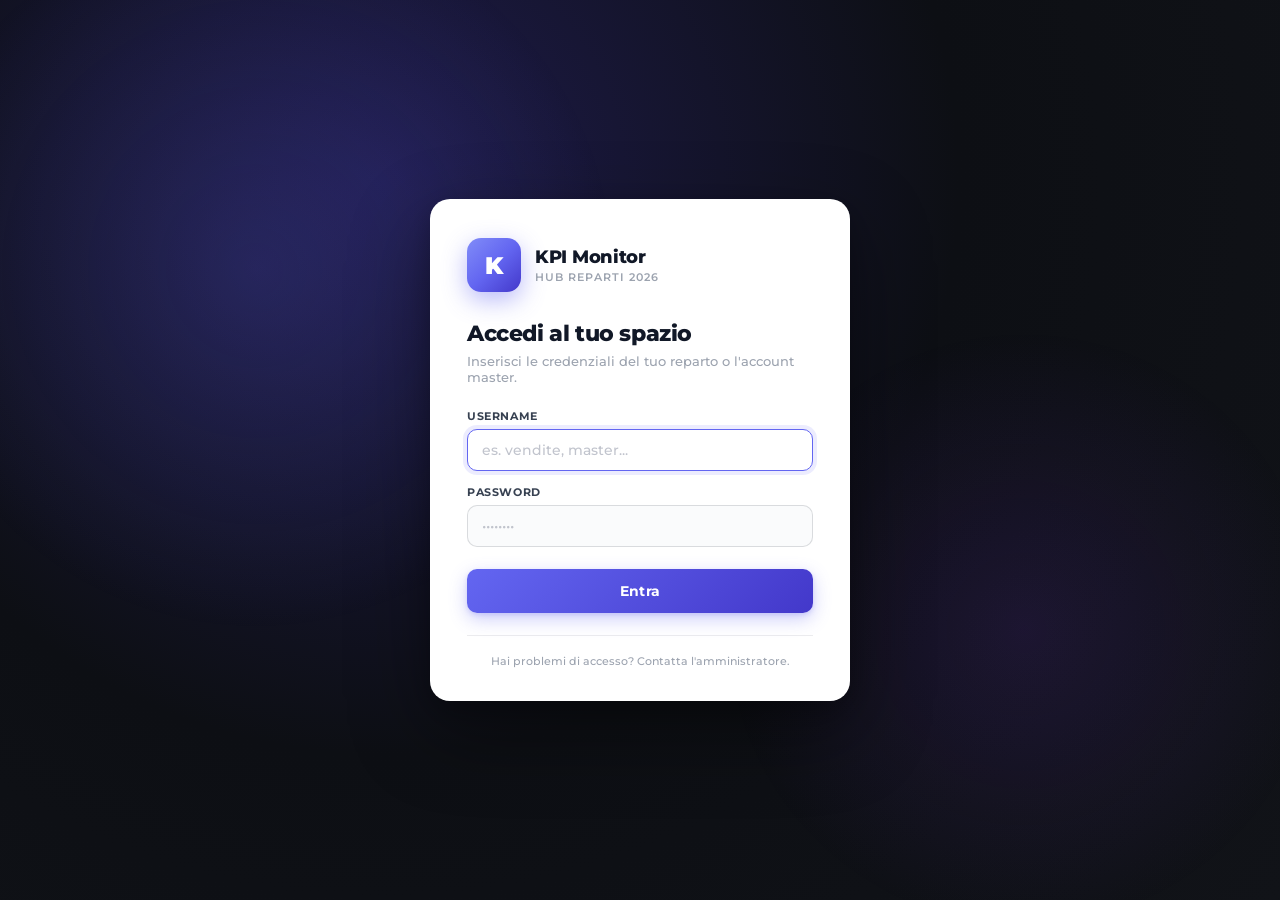
<file: kpi-hub/index.html>
<!DOCTYPE html>
<html lang="it">
<head>
<meta charset="UTF-8">
<title>KPI Monitor</title>
<meta http-equiv="refresh" content="0;url=login.html">
<script src="config/users.js"></script>
<script src="config/reparti.js"></script>
<script src="assets/js/auth.js"></script>
<script>
// Redirect intelligente: se sono già loggato, vado direttamente alla mia destinazione
(function(){
  const s = AUTH.current();
  if (!s) { window.location.replace('login.html'); return; }
  if (s.role === 'master') {
    window.location.replace('hub.html');
  } else {
    const r = (window.REPARTI || []).find(x => x.slug === s.reparto);
    window.location.replace(r && r.file ? r.file : 'login.html');
  }
})();
</script>
</head>
<body>
<p style="font-family:system-ui;padding:20px;color:#666">Reindirizzamento in corso… <a href="login.html">Vai al login</a></p>
</body>
</html>
</file>
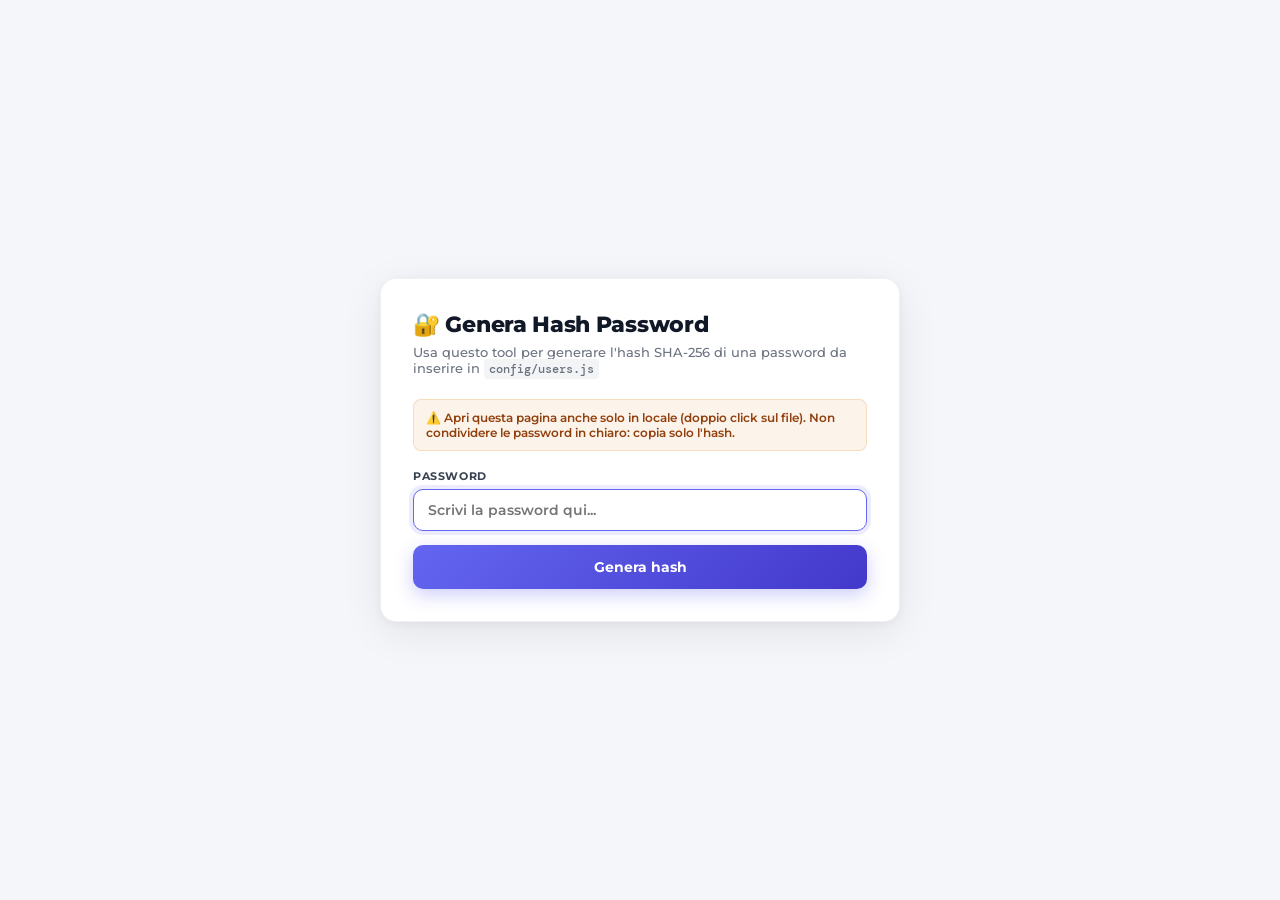
<file: kpi-hub/genera-hash.html>
<!DOCTYPE html>
<html lang="it">
<head>
<meta charset="UTF-8">
<meta name="viewport" content="width=device-width,initial-scale=1.0">
<title>Genera Hash Password</title>
<link href="https://fonts.googleapis.com/css2?family=Montserrat:wght@400;600;700;800;900&family=DM+Mono&display=swap" rel="stylesheet">
<style>
*{box-sizing:border-box;margin:0;padding:0;}
body{font-family:'Montserrat',sans-serif;background:#f5f6fa;min-height:100vh;
  display:flex;align-items:center;justify-content:center;padding:20px;color:#111827;}
.card{background:#fff;border-radius:16px;padding:32px;width:100%;max-width:520px;
  box-shadow:0 10px 40px rgba(0,0,0,.08),0 2px 8px rgba(0,0,0,.04);
  border:1px solid rgba(17,24,39,.06);}
h1{font-size:22px;font-weight:800;margin-bottom:6px;letter-spacing:-.3px;}
.sub{color:#6b7280;font-size:13px;margin-bottom:22px;font-weight:500;}
.field{margin-bottom:14px;}
label{display:block;font-size:11px;font-weight:700;text-transform:uppercase;
  letter-spacing:.6px;color:#374151;margin-bottom:6px;}
input{width:100%;font-family:inherit;font-size:14px;font-weight:600;
  padding:11px 14px;border:1.5px solid rgba(17,24,39,.14);border-radius:10px;
  background:#fafbfc;outline:none;transition:border-color .15s,box-shadow .15s;}
input:focus{border-color:#6366f1;box-shadow:0 0 0 4px rgba(99,102,241,.12);background:#fff;}
button{width:100%;font-family:inherit;font-size:14px;font-weight:700;padding:13px;
  border:none;border-radius:10px;cursor:pointer;
  background:linear-gradient(135deg,#6366f1,#4338ca);color:#fff;
  box-shadow:0 6px 18px rgba(99,102,241,.32);transition:transform .12s;}
button:hover{transform:translateY(-1px);}
.result{margin-top:20px;padding:16px;background:#0d0f14;border-radius:10px;
  font-family:'DM Mono',monospace;font-size:12.5px;color:#a5b4fc;
  word-break:break-all;line-height:1.5;display:none;}
.result.show{display:block;}
.result-lbl{color:#6b7280;font-size:10px;font-weight:700;text-transform:uppercase;
  letter-spacing:.5px;margin-bottom:6px;font-family:'Montserrat',sans-serif;}
.copy-hint{font-size:11px;color:#9ca3af;margin-top:10px;font-style:italic;}
.snippet{margin-top:14px;padding:14px;background:#fff;border:1px dashed #6366f1;border-radius:8px;
  font-family:'DM Mono',monospace;font-size:11px;color:#374151;line-height:1.5;display:none;
  white-space:pre-wrap;word-break:break-all;}
.snippet.show{display:block;}
.copy-btn{background:none;border:1px solid #6366f1;color:#6366f1;
  padding:5px 10px;font-size:11px;border-radius:6px;cursor:pointer;
  width:auto;font-weight:700;box-shadow:none;margin-top:8px;}
.copy-btn:hover{background:#6366f1;color:#fff;transform:none;}
.warn{background:rgba(217,119,6,.08);border:1px solid rgba(217,119,6,.2);color:#92400e;
  padding:10px 12px;border-radius:8px;font-size:12px;font-weight:600;margin-bottom:18px;}
</style>
</head>
<body>

<div class="card">
  <h1>🔐 Genera Hash Password</h1>
  <p class="sub">Usa questo tool per generare l'hash SHA-256 di una password da inserire in <code style="background:#f3f4f6;padding:2px 5px;border-radius:4px;font-family:'DM Mono',monospace;font-size:12px">config/users.js</code></p>

  <div class="warn">⚠️ Apri questa pagina anche solo in locale (doppio click sul file). Non condividere le password in chiaro: copia solo l'hash.</div>

  <div class="field">
    <label>Password</label>
    <input type="text" id="pw" placeholder="Scrivi la password qui..." autofocus>
  </div>

  <button onclick="gen()">Genera hash</button>

  <div class="result" id="result">
    <div class="result-lbl">SHA-256 Hash:</div>
    <div id="hash"></div>
  </div>

  <div class="snippet" id="snippet"></div>
  <button class="copy-btn" id="copy-btn" style="display:none" onclick="copyHash()">📋 Copia hash</button>
</div>

<script>
async function sha256(str){
  const buf = new TextEncoder().encode(str);
  const h = await crypto.subtle.digest('SHA-256', buf);
  return Array.from(new Uint8Array(h)).map(b=>b.toString(16).padStart(2,'0')).join('');
}

async function gen(){
  const pw = document.getElementById('pw').value;
  if (!pw) { alert('Inserisci una password'); return; }
  const h = await sha256(pw);
  document.getElementById('hash').textContent = h;
  document.getElementById('result').classList.add('show');
  document.getElementById('copy-btn').style.display = 'inline-block';

  const snip = document.getElementById('snippet');
  snip.textContent =
    'passwordHash: \'' + h + '\',';
  snip.classList.add('show');
}

function copyHash(){
  const h = document.getElementById('hash').textContent;
  navigator.clipboard.writeText(h).then(()=>{
    const btn = document.getElementById('copy-btn');
    const orig = btn.textContent;
    btn.textContent = '✓ Copiato!';
    setTimeout(()=>btn.textContent = orig, 1500);
  });
}

document.getElementById('pw').addEventListener('keydown', e => {
  if (e.key === 'Enter') gen();
});
</script>

</body>
</html>
</file>
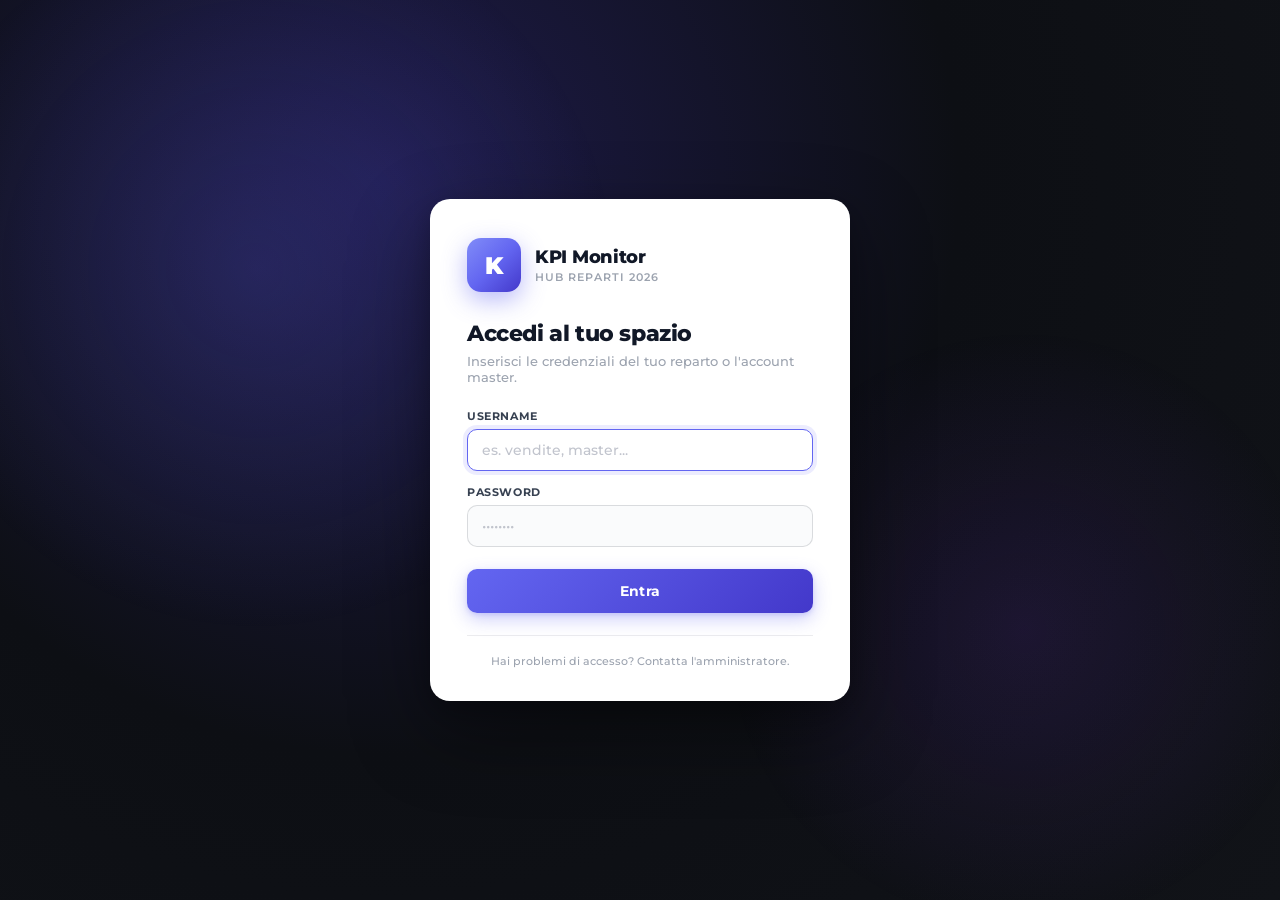
<file: kpi-hub/login.html>
<!DOCTYPE html>
<html lang="it">
<head>
<meta charset="UTF-8">
<meta name="viewport" content="width=device-width,initial-scale=1.0">
<title>KPI Monitor — Accesso</title>
<link href="https://fonts.googleapis.com/css2?family=Montserrat:wght@400;500;600;700;800;900&display=swap" rel="stylesheet">
<style>
*,*::before,*::after{box-sizing:border-box;margin:0;padding:0;}
:root{
  --indigo:#6366f1;--indigo2:#4f46e5;--indigo3:#4338ca;
  --bg1:#0d0f14;--bg2:#111318;
  --surf:#ffffff;--text:#111827;--text2:#374151;--text3:#9ca3af;
  --border:rgba(17,24,39,0.08);--border2:rgba(17,24,39,0.14);
  --red:#ef4444;--green:#16a34a;
}
html,body{height:100%;}
body{
  font-family:'Montserrat',system-ui,sans-serif;
  background:radial-gradient(circle at 30% 20%,#1e1b4b 0%,var(--bg1) 50%,var(--bg2) 100%);
  display:flex;align-items:center;justify-content:center;padding:20px;
  color:var(--text);
  -webkit-font-smoothing:antialiased;
}
/* Glow decorativo */
body::before{
  content:'';position:fixed;inset:0;pointer-events:none;
  background:
    radial-gradient(600px circle at 20% 30%,rgba(99,102,241,0.18),transparent 60%),
    radial-gradient(500px circle at 80% 70%,rgba(124,58,237,0.13),transparent 60%);
}
.card{
  position:relative;z-index:1;
  background:var(--surf);
  width:100%;max-width:420px;
  border-radius:20px;padding:38px 36px 32px;
  box-shadow:0 30px 80px rgba(0,0,0,0.4),0 8px 24px rgba(0,0,0,0.2);
  border:1px solid rgba(255,255,255,0.08);
}
.logo{
  display:flex;align-items:center;gap:14px;margin-bottom:28px;
}
.logo-mark{
  width:54px;height:54px;border-radius:14px;
  background:linear-gradient(135deg,#818cf8,var(--indigo),var(--indigo3));
  display:flex;align-items:center;justify-content:center;
  color:#fff;font-weight:900;font-size:24px;
  box-shadow:0 8px 24px rgba(99,102,241,0.45);
}
.logo-text h1{font-size:18px;font-weight:800;color:var(--text);letter-spacing:-.3px;}
.logo-text p{font-size:11px;color:var(--text3);font-weight:600;letter-spacing:1px;text-transform:uppercase;margin-top:2px;}

h2{font-size:22px;font-weight:800;margin-bottom:6px;letter-spacing:-.4px;}
.sub{color:var(--text3);font-size:13px;font-weight:500;margin-bottom:24px;}

.field{margin-bottom:14px;}
.field label{
  display:block;font-size:11px;font-weight:700;
  color:var(--text2);text-transform:uppercase;letter-spacing:.6px;
  margin-bottom:6px;
}
.field input{
  width:100%;font-family:inherit;font-size:14px;font-weight:600;
  padding:11px 14px;border:1.5px solid var(--border2);border-radius:10px;
  background:#fafbfc;color:var(--text);
  transition:border-color .15s,box-shadow .15s,background .15s;
  outline:none;
}
.field input:focus{
  border-color:var(--indigo);background:#fff;
  box-shadow:0 0 0 4px rgba(99,102,241,0.12);
}
.field input::placeholder{color:#c1c4cd;font-weight:500;}

.btn-login{
  width:100%;margin-top:8px;
  font-family:inherit;font-size:14px;font-weight:700;letter-spacing:.2px;
  padding:13px;border:none;border-radius:10px;cursor:pointer;
  background:linear-gradient(135deg,var(--indigo),var(--indigo3));
  color:#fff;
  box-shadow:0 6px 18px rgba(99,102,241,0.32),0 2px 4px rgba(99,102,241,0.18);
  transition:transform .12s,box-shadow .12s,opacity .12s;
}
.btn-login:hover:not(:disabled){transform:translateY(-1px);box-shadow:0 10px 26px rgba(99,102,241,0.42);}
.btn-login:active{transform:translateY(0);}
.btn-login:disabled{opacity:.55;cursor:not-allowed;}

.alert{
  padding:10px 14px;border-radius:10px;font-size:12.5px;font-weight:600;
  margin-bottom:14px;display:none;align-items:center;gap:8px;
}
.alert.show{display:flex;}
.alert-err{background:rgba(239,68,68,0.1);color:#b91c1c;border:1px solid rgba(239,68,68,0.25);}

.foot{
  margin-top:22px;padding-top:18px;border-top:1px solid var(--border);
  text-align:center;font-size:11px;color:var(--text3);font-weight:500;
}
.foot a{color:var(--indigo);text-decoration:none;font-weight:700;}
.foot a:hover{text-decoration:underline;}

.spin{display:inline-block;width:14px;height:14px;border:2px solid rgba(255,255,255,.35);border-top-color:#fff;border-radius:50%;animation:sp 0.7s linear infinite;vertical-align:-2px;margin-right:6px;}
@keyframes sp{to{transform:rotate(360deg);}}
</style>
</head>
<body>

<div class="card">
  <div class="logo">
    <div class="logo-mark">K</div>
    <div class="logo-text">
      <h1>KPI Monitor</h1>
      <p>Hub Reparti 2026</p>
    </div>
  </div>

  <h2>Accedi al tuo spazio</h2>
  <p class="sub">Inserisci le credenziali del tuo reparto o l'account master.</p>

  <div class="alert alert-err" id="err"></div>

  <form id="form-login" autocomplete="on">
    <div class="field">
      <label for="username">Username</label>
      <input type="text" id="username" name="username" placeholder="es. vendite, master..." autocomplete="username" required autofocus>
    </div>
    <div class="field">
      <label for="password">Password</label>
      <input type="password" id="password" name="password" placeholder="••••••••" autocomplete="current-password" required>
    </div>
    <button type="submit" class="btn-login" id="btn-login">Entra</button>
  </form>

  <div class="foot">
    Hai problemi di accesso? Contatta l'amministratore.
  </div>
</div>

<script src="config/users.js"></script>
<script src="config/reparti.js"></script>
<script src="assets/js/auth.js"></script>
<script>
// Se sono già loggato, mando subito alla destinazione corretta
(function(){
  const s = AUTH.current();
  if (s) redirectAfterLogin(s);
})();

function redirectAfterLogin(s){
  if (s.role === 'master') {
    window.location.href = 'hub.html';
  } else {
    // utente reparto → pagina reparto associata
    const r = (window.REPARTI || []).find(x => x.slug === s.reparto);
    if (r && r.file) window.location.href = r.file;
    else window.location.href = 'hub.html'; // fallback
  }
}

const form = document.getElementById('form-login');
const errEl = document.getElementById('err');
const btn = document.getElementById('btn-login');

function showErr(msg){
  errEl.textContent = msg;
  errEl.classList.add('show');
}
function clearErr(){
  errEl.classList.remove('show');
  errEl.textContent = '';
}

form.addEventListener('submit', async (e) => {
  e.preventDefault();
  clearErr();
  btn.disabled = true;
  btn.innerHTML = '<span class="spin"></span>Verifica…';

  const u = document.getElementById('username').value;
  const p = document.getElementById('password').value;

  try {
    const res = await AUTH.login(u, p);
    if (!res.ok) {
      showErr(res.msg || 'Credenziali non valide');
      btn.disabled = false;
      btn.textContent = 'Entra';
      return;
    }
    redirectAfterLogin(res.session);
  } catch (e) {
    showErr('Errore di sistema: ' + (e.message || 'sconosciuto'));
    btn.disabled = false;
    btn.textContent = 'Entra';
  }
});
</script>

</body>
</html>
</file>
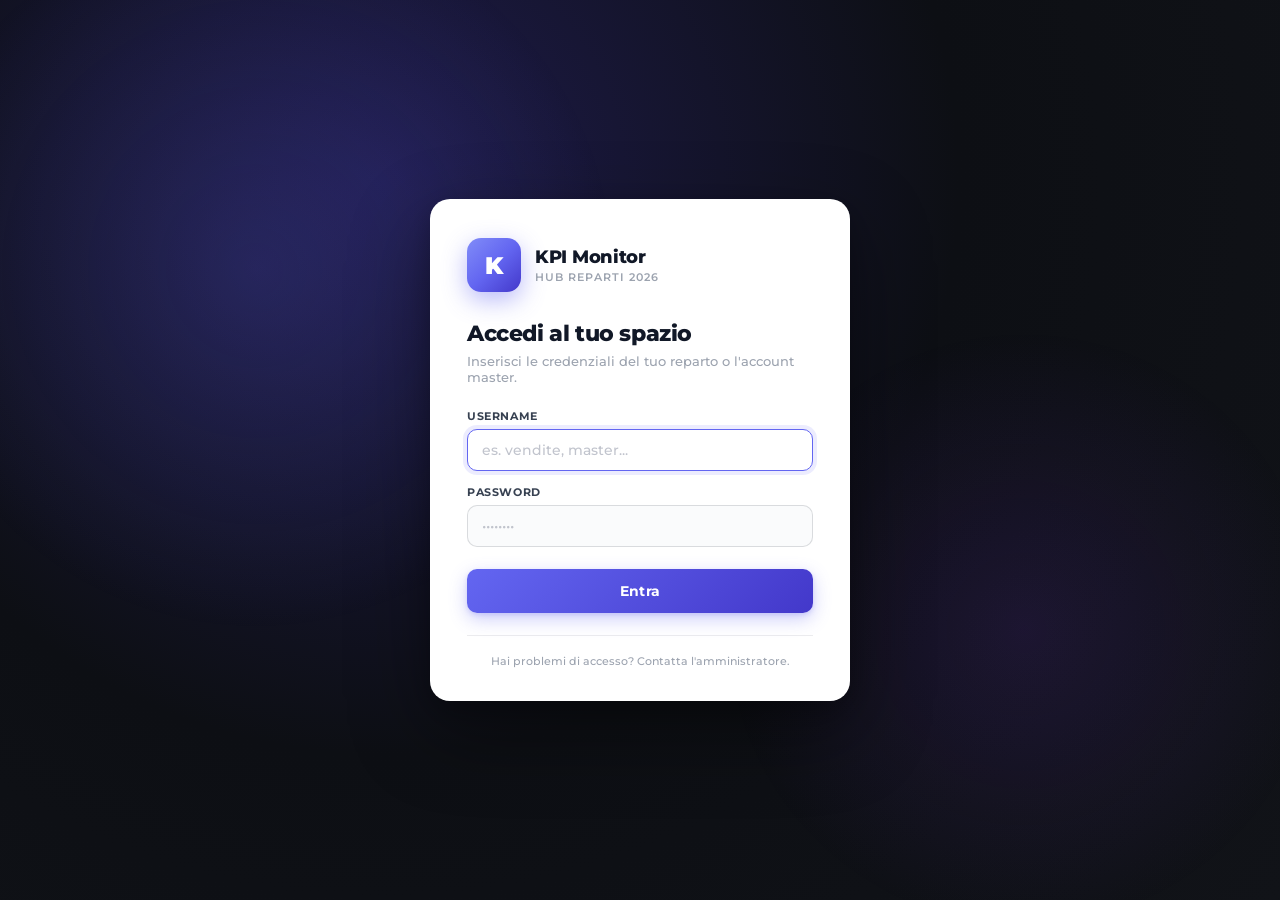
<file: kpi-hub/reparti/_placeholder-template.html>
<!DOCTYPE html>
<html lang="it">
<head>
<meta charset="UTF-8">
<meta name="viewport" content="width=device-width,initial-scale=1.0">
<title>KPI Monitor — __NOME__</title>
<link href="https://fonts.googleapis.com/css2?family=Montserrat:wght@300;400;500;600;700;800;900&display=swap" rel="stylesheet">

<script src="../config/users.js"></script>
<script src="../config/reparti.js"></script>
<script src="../assets/js/auth.js"></script>
<script>
  (function() {
    const s = AUTH.protect({ require: '__SLUG__', loginPath: '../login.html' });
    if (!s) throw new Error('Redirect to login');
  })();
</script>

<style>
*,*::before,*::after{box-sizing:border-box;margin:0;padding:0;}
body{font-family:'Montserrat',system-ui,sans-serif;
  background:linear-gradient(135deg,#f5f6fa,#eef0f7);
  min-height:100vh;display:flex;align-items:center;justify-content:center;
  padding:20px;color:#111827;}
.box{max-width:520px;width:100%;background:#fff;border-radius:18px;
  padding:40px;text-align:center;
  box-shadow:0 16px 48px rgba(0,0,0,.08);
  border:1px solid rgba(17,24,39,0.06);}
.ico{font-size:64px;margin-bottom:18px;display:block;}
h1{font-size:26px;font-weight:800;letter-spacing:-.5px;margin-bottom:8px;}
.sub{color:#6b7280;font-size:14px;font-weight:500;margin-bottom:24px;}
.tag{display:inline-block;background:rgba(99,102,241,.1);color:#4338ca;
  padding:6px 14px;border-radius:20px;font-size:11px;font-weight:700;
  letter-spacing:.8px;text-transform:uppercase;margin-bottom:24px;
  border:1px solid rgba(99,102,241,.18);}
.steps{background:#fafafa;border-radius:12px;padding:20px 22px;
  border:1px solid rgba(17,24,39,0.06);text-align:left;margin-bottom:20px;}
.steps h3{font-size:13px;font-weight:800;text-transform:uppercase;
  letter-spacing:.7px;color:#374151;margin-bottom:12px;}
.steps ol{padding-left:22px;color:#374151;font-size:13.5px;line-height:1.8;}
.steps code{background:#e5e7eb;padding:2px 7px;border-radius:5px;
  font-family:'DM Mono','Menlo',monospace;font-size:12px;color:#1f2937;}
.btns{display:flex;gap:10px;justify-content:center;flex-wrap:wrap;margin-top:20px;}
.btn{display:inline-flex;align-items:center;gap:6px;
  padding:10px 18px;border-radius:10px;text-decoration:none;
  font-size:13px;font-weight:700;letter-spacing:.2px;cursor:pointer;border:none;}
.btn-primary{background:#6366f1;color:#fff;
  box-shadow:0 4px 12px rgba(99,102,241,.3);}
.btn-primary:hover{background:#4f46e5;}
.btn-ghost{background:#fff;color:#374151;border:1.5px solid #e5e7eb;}
.btn-ghost:hover{background:#fafafa;}
</style>
</head>
<body>

<div class="box">
  <span class="ico">__ICONA__</span>
  <span class="tag">Placeholder · In attesa di caricamento</span>
  <h1>Reparto __NOME__</h1>
  <p class="sub">La pagina dei KPI per questo reparto non è ancora stata caricata.</p>

  <div class="steps">
    <h3>📋 Come caricare la pagina KPI</h3>
    <ol>
      <li>Sostituisci il file <code>reparti/__SLUG__.html</code> sul repo GitHub con il tuo HTML personalizzato.</li>
      <li>Inserisci in cima al tuo HTML, subito dopo <code>&lt;head&gt;</code>, lo snippet di protezione che trovi nel <code>README.md</code> (sezione "Aggiungere un nuovo reparto").</li>
      <li>Fai commit — la pagina sarà online in 1-2 minuti.</li>
    </ol>
  </div>

  <div class="btns">
    <a href="../hub.html" class="btn btn-primary" id="btn-hub" style="display:none">← Dashboard Master</a>
    <button class="btn btn-ghost" onclick="AUTH.logout('../login.html')">Esci</button>
  </div>
</div>

<script>
  document.addEventListener('DOMContentLoaded', function() {
    AUTH.injectUserBar();
    const s = AUTH.current();
    if (s && s.role === 'master') {
      document.getElementById('btn-hub').style.display = 'inline-flex';
    }
  });
</script>

</body>
</html>
</file>
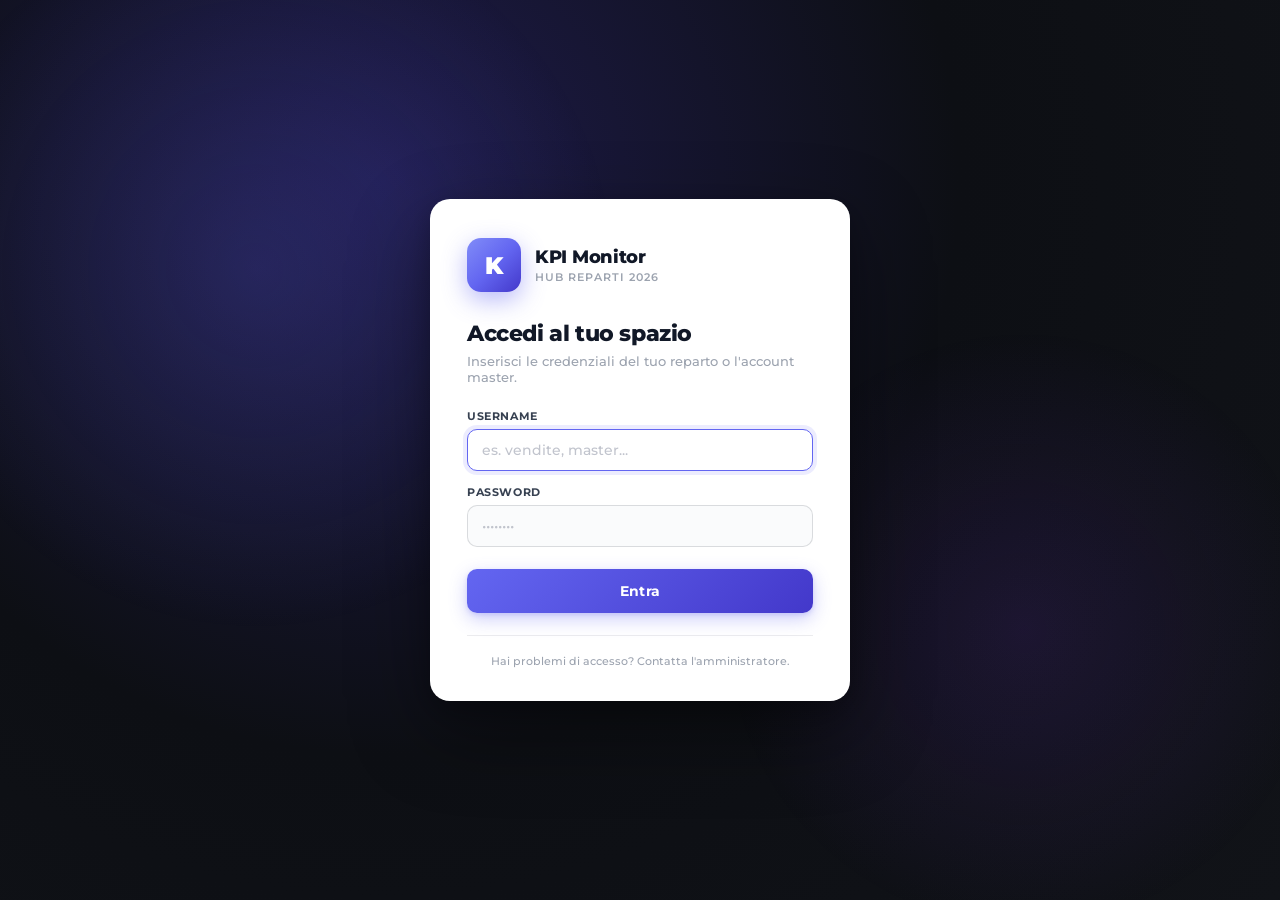
<file: kpi-hub/reparti/logistica.html>
<!DOCTYPE html>
<html lang="it">
<head>
<meta charset="UTF-8">
<meta name="viewport" content="width=device-width,initial-scale=1.0">
<title>KPI Monitor — Logistica</title>
<link href="https://fonts.googleapis.com/css2?family=Montserrat:wght@300;400;500;600;700;800;900&display=swap" rel="stylesheet">

<script src="../config/users.js"></script>
<script src="../config/reparti.js"></script>
<script src="../assets/js/auth.js"></script>
<script>
  (function() {
    const s = AUTH.protect({ require: 'logistica', loginPath: '../login.html' });
    if (!s) throw new Error('Redirect to login');
  })();
</script>

<style>
*,*::before,*::after{box-sizing:border-box;margin:0;padding:0;}
body{font-family:'Montserrat',system-ui,sans-serif;
  background:linear-gradient(135deg,#f5f6fa,#eef0f7);
  min-height:100vh;display:flex;align-items:center;justify-content:center;
  padding:20px;color:#111827;}
.box{max-width:520px;width:100%;background:#fff;border-radius:18px;
  padding:40px;text-align:center;
  box-shadow:0 16px 48px rgba(0,0,0,.08);
  border:1px solid rgba(17,24,39,0.06);}
.ico{font-size:64px;margin-bottom:18px;display:block;}
h1{font-size:26px;font-weight:800;letter-spacing:-.5px;margin-bottom:8px;}
.sub{color:#6b7280;font-size:14px;font-weight:500;margin-bottom:24px;}
.tag{display:inline-block;background:rgba(99,102,241,.1);color:#4338ca;
  padding:6px 14px;border-radius:20px;font-size:11px;font-weight:700;
  letter-spacing:.8px;text-transform:uppercase;margin-bottom:24px;
  border:1px solid rgba(99,102,241,.18);}
.steps{background:#fafafa;border-radius:12px;padding:20px 22px;
  border:1px solid rgba(17,24,39,0.06);text-align:left;margin-bottom:20px;}
.steps h3{font-size:13px;font-weight:800;text-transform:uppercase;
  letter-spacing:.7px;color:#374151;margin-bottom:12px;}
.steps ol{padding-left:22px;color:#374151;font-size:13.5px;line-height:1.8;}
.steps code{background:#e5e7eb;padding:2px 7px;border-radius:5px;
  font-family:'DM Mono','Menlo',monospace;font-size:12px;color:#1f2937;}
.btns{display:flex;gap:10px;justify-content:center;flex-wrap:wrap;margin-top:20px;}
.btn{display:inline-flex;align-items:center;gap:6px;
  padding:10px 18px;border-radius:10px;text-decoration:none;
  font-size:13px;font-weight:700;letter-spacing:.2px;cursor:pointer;border:none;}
.btn-primary{background:#6366f1;color:#fff;
  box-shadow:0 4px 12px rgba(99,102,241,.3);}
.btn-primary:hover{background:#4f46e5;}
.btn-ghost{background:#fff;color:#374151;border:1.5px solid #e5e7eb;}
.btn-ghost:hover{background:#fafafa;}
</style>
</head>
<body>

<div class="box">
  <span class="ico">🚚</span>
  <span class="tag">Placeholder · In attesa di caricamento</span>
  <h1>Reparto Logistica</h1>
  <p class="sub">La pagina dei KPI per questo reparto non è ancora stata caricata.</p>

  <div class="steps">
    <h3>📋 Come caricare la pagina KPI</h3>
    <ol>
      <li>Sostituisci il file <code>reparti/logistica.html</code> sul repo GitHub con il tuo HTML personalizzato.</li>
      <li>Inserisci in cima al tuo HTML, subito dopo <code>&lt;head&gt;</code>, lo snippet di protezione che trovi nel <code>README.md</code> (sezione "Aggiungere un nuovo reparto").</li>
      <li>Fai commit — la pagina sarà online in 1-2 minuti.</li>
    </ol>
  </div>

  <div class="btns">
    <a href="../hub.html" class="btn btn-primary" id="btn-hub" style="display:none">← Dashboard Master</a>
    <button class="btn btn-ghost" onclick="AUTH.logout('../login.html')">Esci</button>
  </div>
</div>

<script>
  document.addEventListener('DOMContentLoaded', function() {
    AUTH.injectUserBar();
    const s = AUTH.current();
    if (s && s.role === 'master') {
      document.getElementById('btn-hub').style.display = 'inline-flex';
    }
  });
</script>

</body>
</html>
</file>
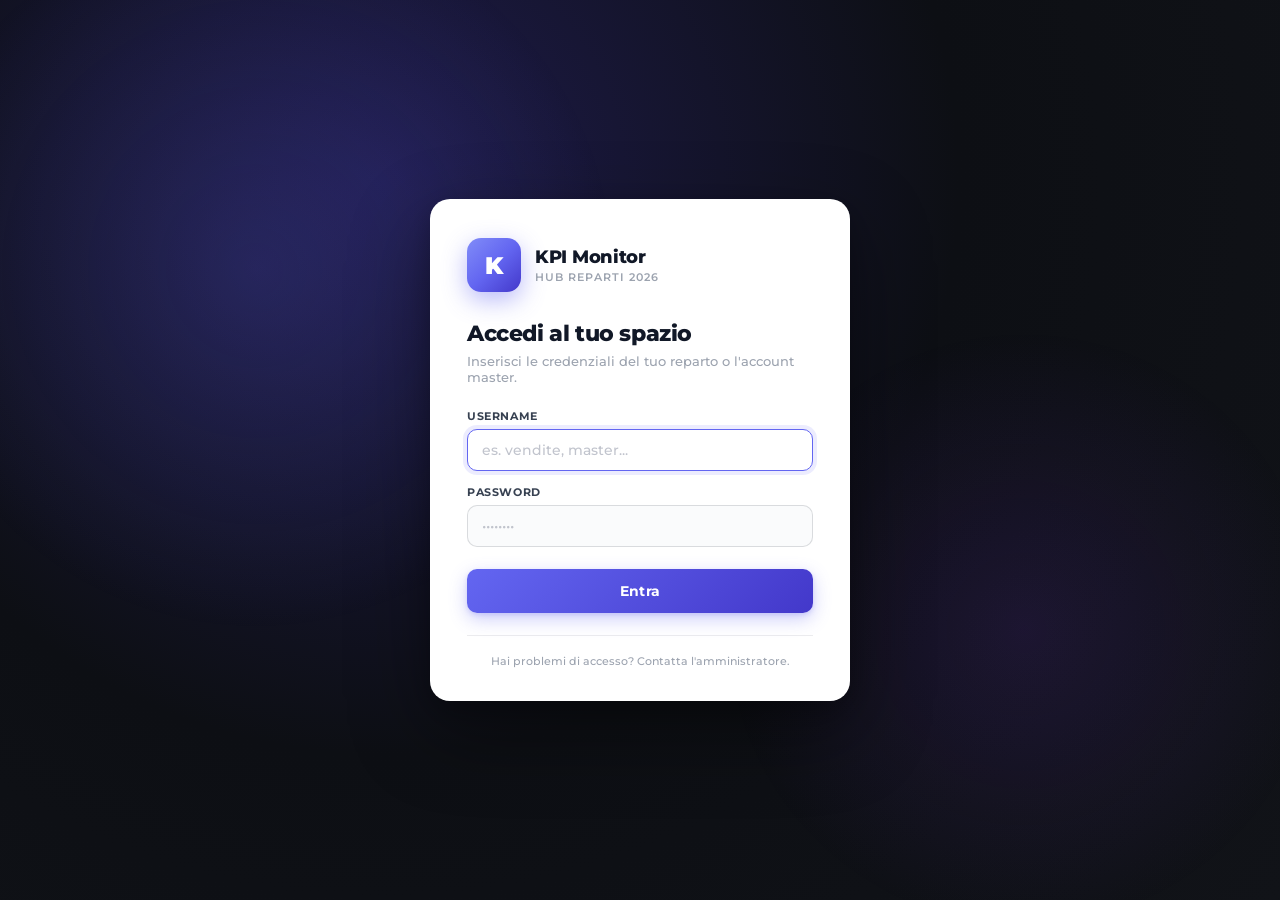
<file: kpi-hub/reparti/operativo.html>
<!DOCTYPE html>
<html lang="it">
<head>
<meta charset="UTF-8">
<meta name="viewport" content="width=device-width,initial-scale=1.0">
<title>KPI Monitor — Operativo</title>
<link href="https://fonts.googleapis.com/css2?family=Montserrat:wght@300;400;500;600;700;800;900&display=swap" rel="stylesheet">

<script src="../config/users.js"></script>
<script src="../config/reparti.js"></script>
<script src="../assets/js/auth.js"></script>
<script>
  (function() {
    const s = AUTH.protect({ require: 'operativo', loginPath: '../login.html' });
    if (!s) throw new Error('Redirect to login');
  })();
</script>

<style>
*,*::before,*::after{box-sizing:border-box;margin:0;padding:0;}
body{font-family:'Montserrat',system-ui,sans-serif;
  background:linear-gradient(135deg,#f5f6fa,#eef0f7);
  min-height:100vh;display:flex;align-items:center;justify-content:center;
  padding:20px;color:#111827;}
.box{max-width:520px;width:100%;background:#fff;border-radius:18px;
  padding:40px;text-align:center;
  box-shadow:0 16px 48px rgba(0,0,0,.08);
  border:1px solid rgba(17,24,39,0.06);}
.ico{font-size:64px;margin-bottom:18px;display:block;}
h1{font-size:26px;font-weight:800;letter-spacing:-.5px;margin-bottom:8px;}
.sub{color:#6b7280;font-size:14px;font-weight:500;margin-bottom:24px;}
.tag{display:inline-block;background:rgba(99,102,241,.1);color:#4338ca;
  padding:6px 14px;border-radius:20px;font-size:11px;font-weight:700;
  letter-spacing:.8px;text-transform:uppercase;margin-bottom:24px;
  border:1px solid rgba(99,102,241,.18);}
.steps{background:#fafafa;border-radius:12px;padding:20px 22px;
  border:1px solid rgba(17,24,39,0.06);text-align:left;margin-bottom:20px;}
.steps h3{font-size:13px;font-weight:800;text-transform:uppercase;
  letter-spacing:.7px;color:#374151;margin-bottom:12px;}
.steps ol{padding-left:22px;color:#374151;font-size:13.5px;line-height:1.8;}
.steps code{background:#e5e7eb;padding:2px 7px;border-radius:5px;
  font-family:'DM Mono','Menlo',monospace;font-size:12px;color:#1f2937;}
.btns{display:flex;gap:10px;justify-content:center;flex-wrap:wrap;margin-top:20px;}
.btn{display:inline-flex;align-items:center;gap:6px;
  padding:10px 18px;border-radius:10px;text-decoration:none;
  font-size:13px;font-weight:700;letter-spacing:.2px;cursor:pointer;border:none;}
.btn-primary{background:#6366f1;color:#fff;
  box-shadow:0 4px 12px rgba(99,102,241,.3);}
.btn-primary:hover{background:#4f46e5;}
.btn-ghost{background:#fff;color:#374151;border:1.5px solid #e5e7eb;}
.btn-ghost:hover{background:#fafafa;}
</style>
</head>
<body>

<div class="box">
  <span class="ico">⚙️</span>
  <span class="tag">Placeholder · In attesa di caricamento</span>
  <h1>Reparto Operativo</h1>
  <p class="sub">La pagina dei KPI per questo reparto non è ancora stata caricata.</p>

  <div class="steps">
    <h3>📋 Come caricare la pagina KPI</h3>
    <ol>
      <li>Sostituisci il file <code>reparti/operativo.html</code> sul repo GitHub con il tuo HTML personalizzato.</li>
      <li>Inserisci in cima al tuo HTML, subito dopo <code>&lt;head&gt;</code>, lo snippet di protezione che trovi nel <code>README.md</code> (sezione "Aggiungere un nuovo reparto").</li>
      <li>Fai commit — la pagina sarà online in 1-2 minuti.</li>
    </ol>
  </div>

  <div class="btns">
    <a href="../hub.html" class="btn btn-primary" id="btn-hub" style="display:none">← Dashboard Master</a>
    <button class="btn btn-ghost" onclick="AUTH.logout('../login.html')">Esci</button>
  </div>
</div>

<script>
  document.addEventListener('DOMContentLoaded', function() {
    AUTH.injectUserBar();
    const s = AUTH.current();
    if (s && s.role === 'master') {
      document.getElementById('btn-hub').style.display = 'inline-flex';
    }
  });
</script>

</body>
</html>
</file>
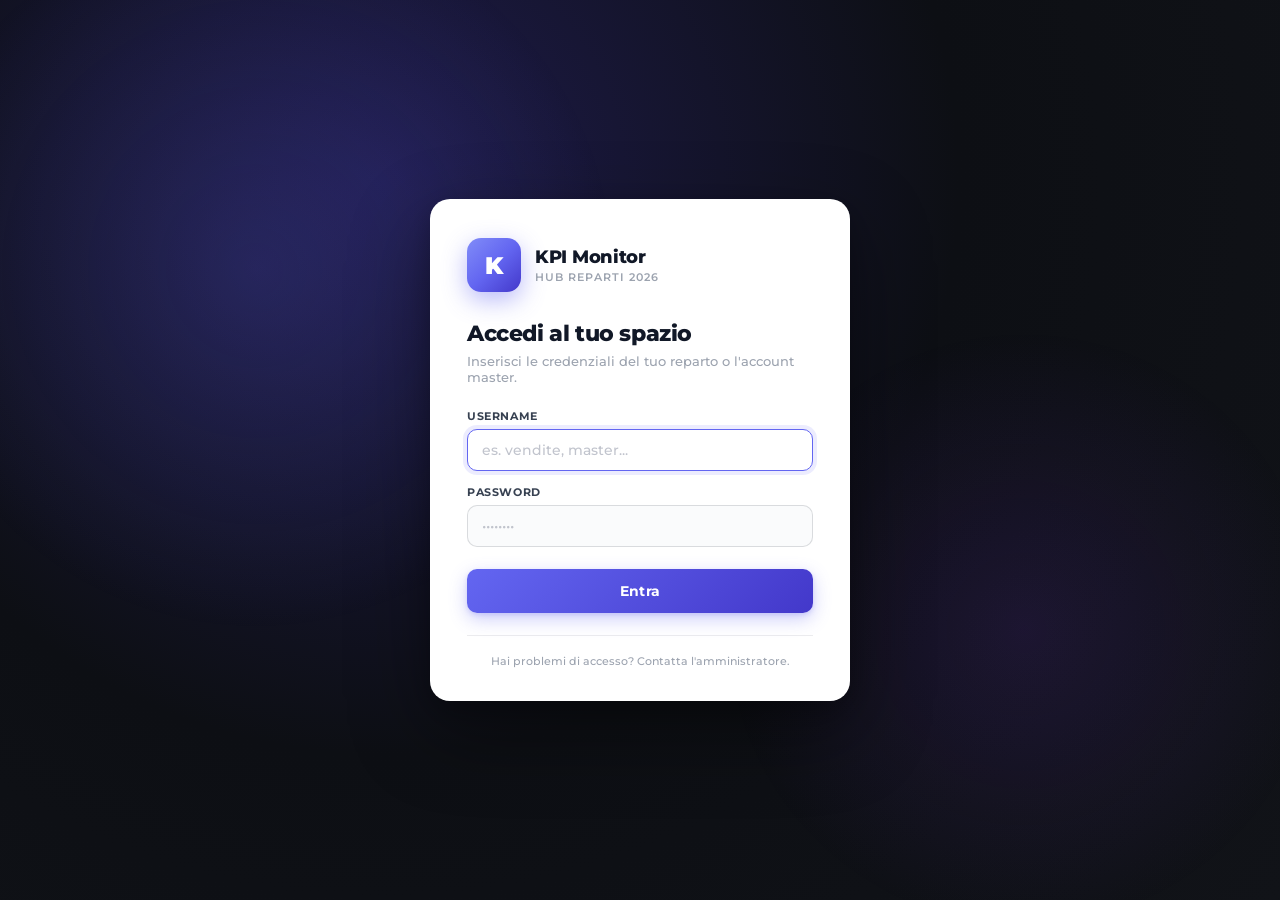
<file: kpi-hub/reparti/produzione.html>
<!DOCTYPE html>
<html lang="it">
<head>
<meta charset="UTF-8">
<meta name="viewport" content="width=device-width,initial-scale=1.0">
<title>KPI Monitor — Produzione</title>
<link href="https://fonts.googleapis.com/css2?family=Montserrat:wght@300;400;500;600;700;800;900&display=swap" rel="stylesheet">

<script src="../config/users.js"></script>
<script src="../config/reparti.js"></script>
<script src="../assets/js/auth.js"></script>
<script>
  (function() {
    const s = AUTH.protect({ require: 'produzione', loginPath: '../login.html' });
    if (!s) throw new Error('Redirect to login');
  })();
</script>

<style>
*,*::before,*::after{box-sizing:border-box;margin:0;padding:0;}
body{font-family:'Montserrat',system-ui,sans-serif;
  background:linear-gradient(135deg,#f5f6fa,#eef0f7);
  min-height:100vh;display:flex;align-items:center;justify-content:center;
  padding:20px;color:#111827;}
.box{max-width:520px;width:100%;background:#fff;border-radius:18px;
  padding:40px;text-align:center;
  box-shadow:0 16px 48px rgba(0,0,0,.08);
  border:1px solid rgba(17,24,39,0.06);}
.ico{font-size:64px;margin-bottom:18px;display:block;}
h1{font-size:26px;font-weight:800;letter-spacing:-.5px;margin-bottom:8px;}
.sub{color:#6b7280;font-size:14px;font-weight:500;margin-bottom:24px;}
.tag{display:inline-block;background:rgba(99,102,241,.1);color:#4338ca;
  padding:6px 14px;border-radius:20px;font-size:11px;font-weight:700;
  letter-spacing:.8px;text-transform:uppercase;margin-bottom:24px;
  border:1px solid rgba(99,102,241,.18);}
.steps{background:#fafafa;border-radius:12px;padding:20px 22px;
  border:1px solid rgba(17,24,39,0.06);text-align:left;margin-bottom:20px;}
.steps h3{font-size:13px;font-weight:800;text-transform:uppercase;
  letter-spacing:.7px;color:#374151;margin-bottom:12px;}
.steps ol{padding-left:22px;color:#374151;font-size:13.5px;line-height:1.8;}
.steps code{background:#e5e7eb;padding:2px 7px;border-radius:5px;
  font-family:'DM Mono','Menlo',monospace;font-size:12px;color:#1f2937;}
.btns{display:flex;gap:10px;justify-content:center;flex-wrap:wrap;margin-top:20px;}
.btn{display:inline-flex;align-items:center;gap:6px;
  padding:10px 18px;border-radius:10px;text-decoration:none;
  font-size:13px;font-weight:700;letter-spacing:.2px;cursor:pointer;border:none;}
.btn-primary{background:#6366f1;color:#fff;
  box-shadow:0 4px 12px rgba(99,102,241,.3);}
.btn-primary:hover{background:#4f46e5;}
.btn-ghost{background:#fff;color:#374151;border:1.5px solid #e5e7eb;}
.btn-ghost:hover{background:#fafafa;}
</style>
</head>
<body>

<div class="box">
  <span class="ico">🏭</span>
  <span class="tag">Placeholder · In attesa di caricamento</span>
  <h1>Reparto Produzione</h1>
  <p class="sub">La pagina dei KPI per questo reparto non è ancora stata caricata.</p>

  <div class="steps">
    <h3>📋 Come caricare la pagina KPI</h3>
    <ol>
      <li>Sostituisci il file <code>reparti/produzione.html</code> sul repo GitHub con il tuo HTML personalizzato.</li>
      <li>Inserisci in cima al tuo HTML, subito dopo <code>&lt;head&gt;</code>, lo snippet di protezione che trovi nel <code>README.md</code> (sezione "Aggiungere un nuovo reparto").</li>
      <li>Fai commit — la pagina sarà online in 1-2 minuti.</li>
    </ol>
  </div>

  <div class="btns">
    <a href="../hub.html" class="btn btn-primary" id="btn-hub" style="display:none">← Dashboard Master</a>
    <button class="btn btn-ghost" onclick="AUTH.logout('../login.html')">Esci</button>
  </div>
</div>

<script>
  document.addEventListener('DOMContentLoaded', function() {
    AUTH.injectUserBar();
    const s = AUTH.current();
    if (s && s.role === 'master') {
      document.getElementById('btn-hub').style.display = 'inline-flex';
    }
  });
</script>

</body>
</html>
</file>
